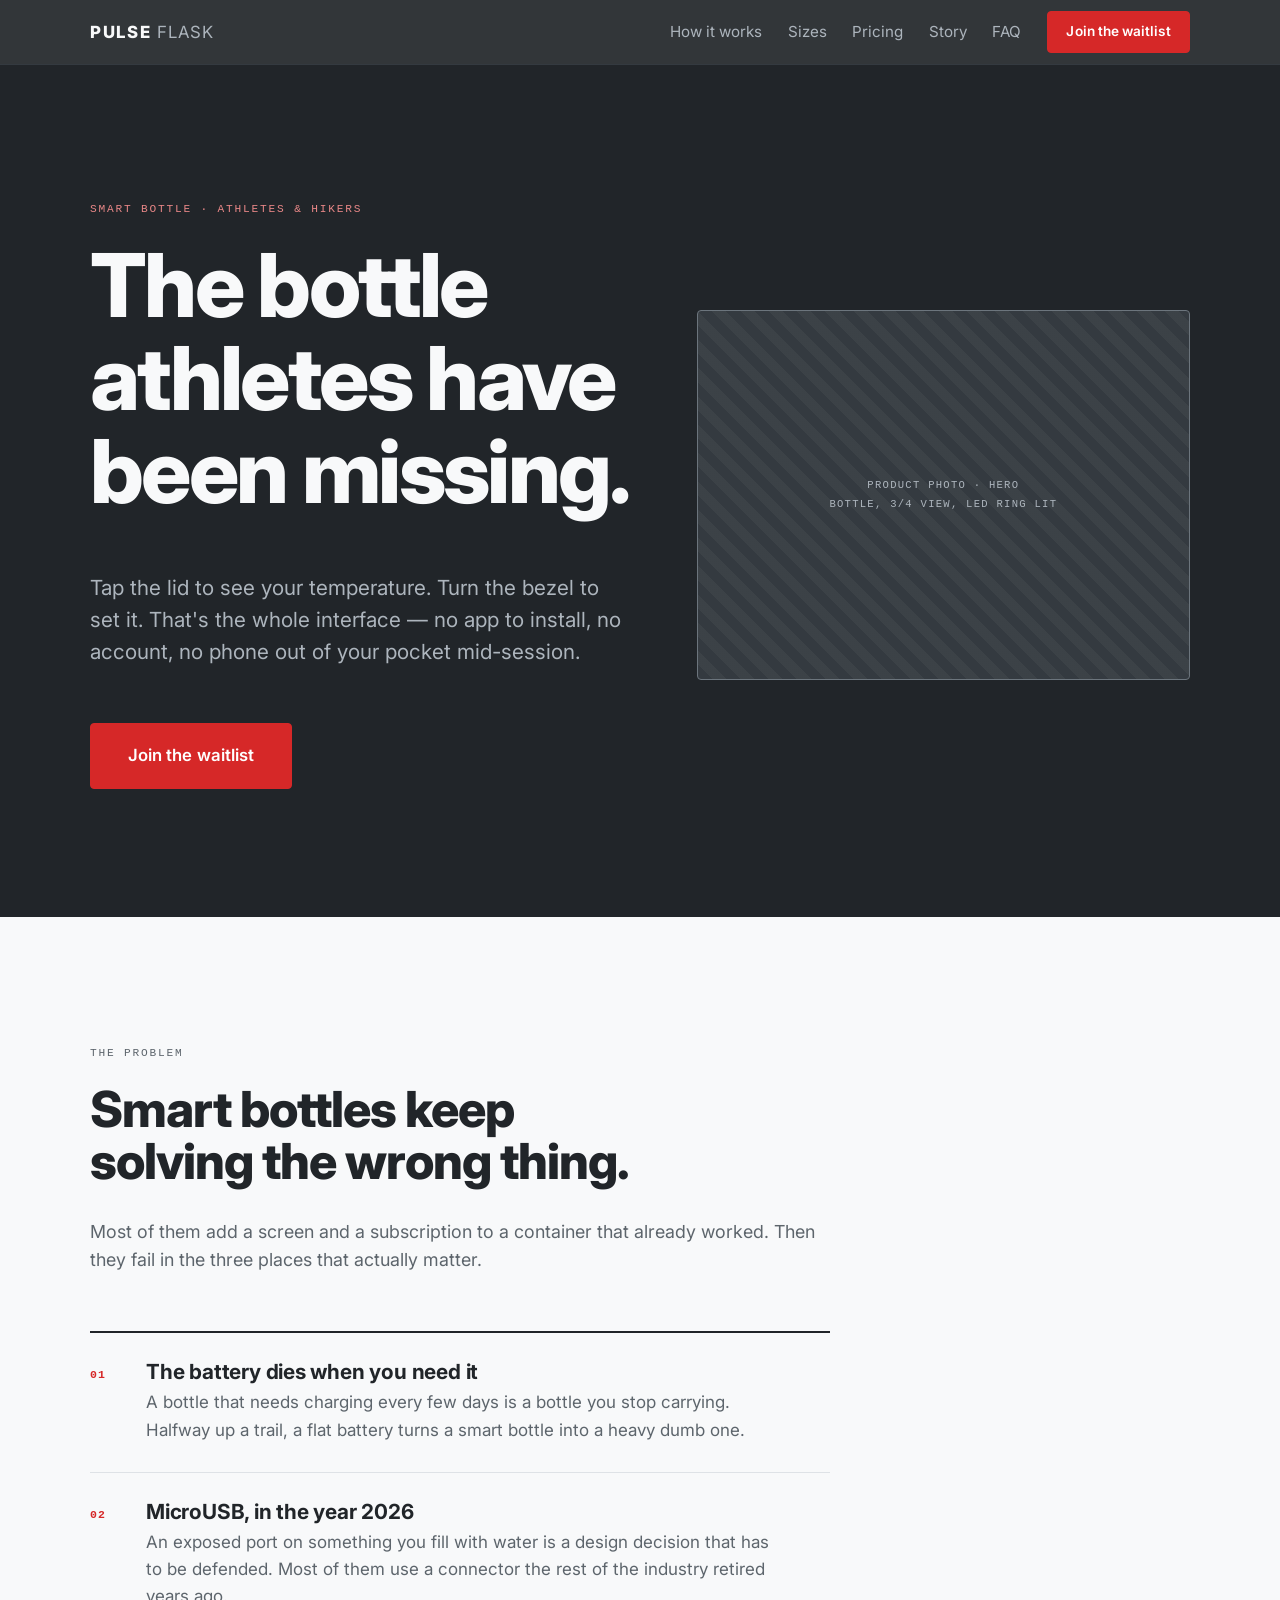
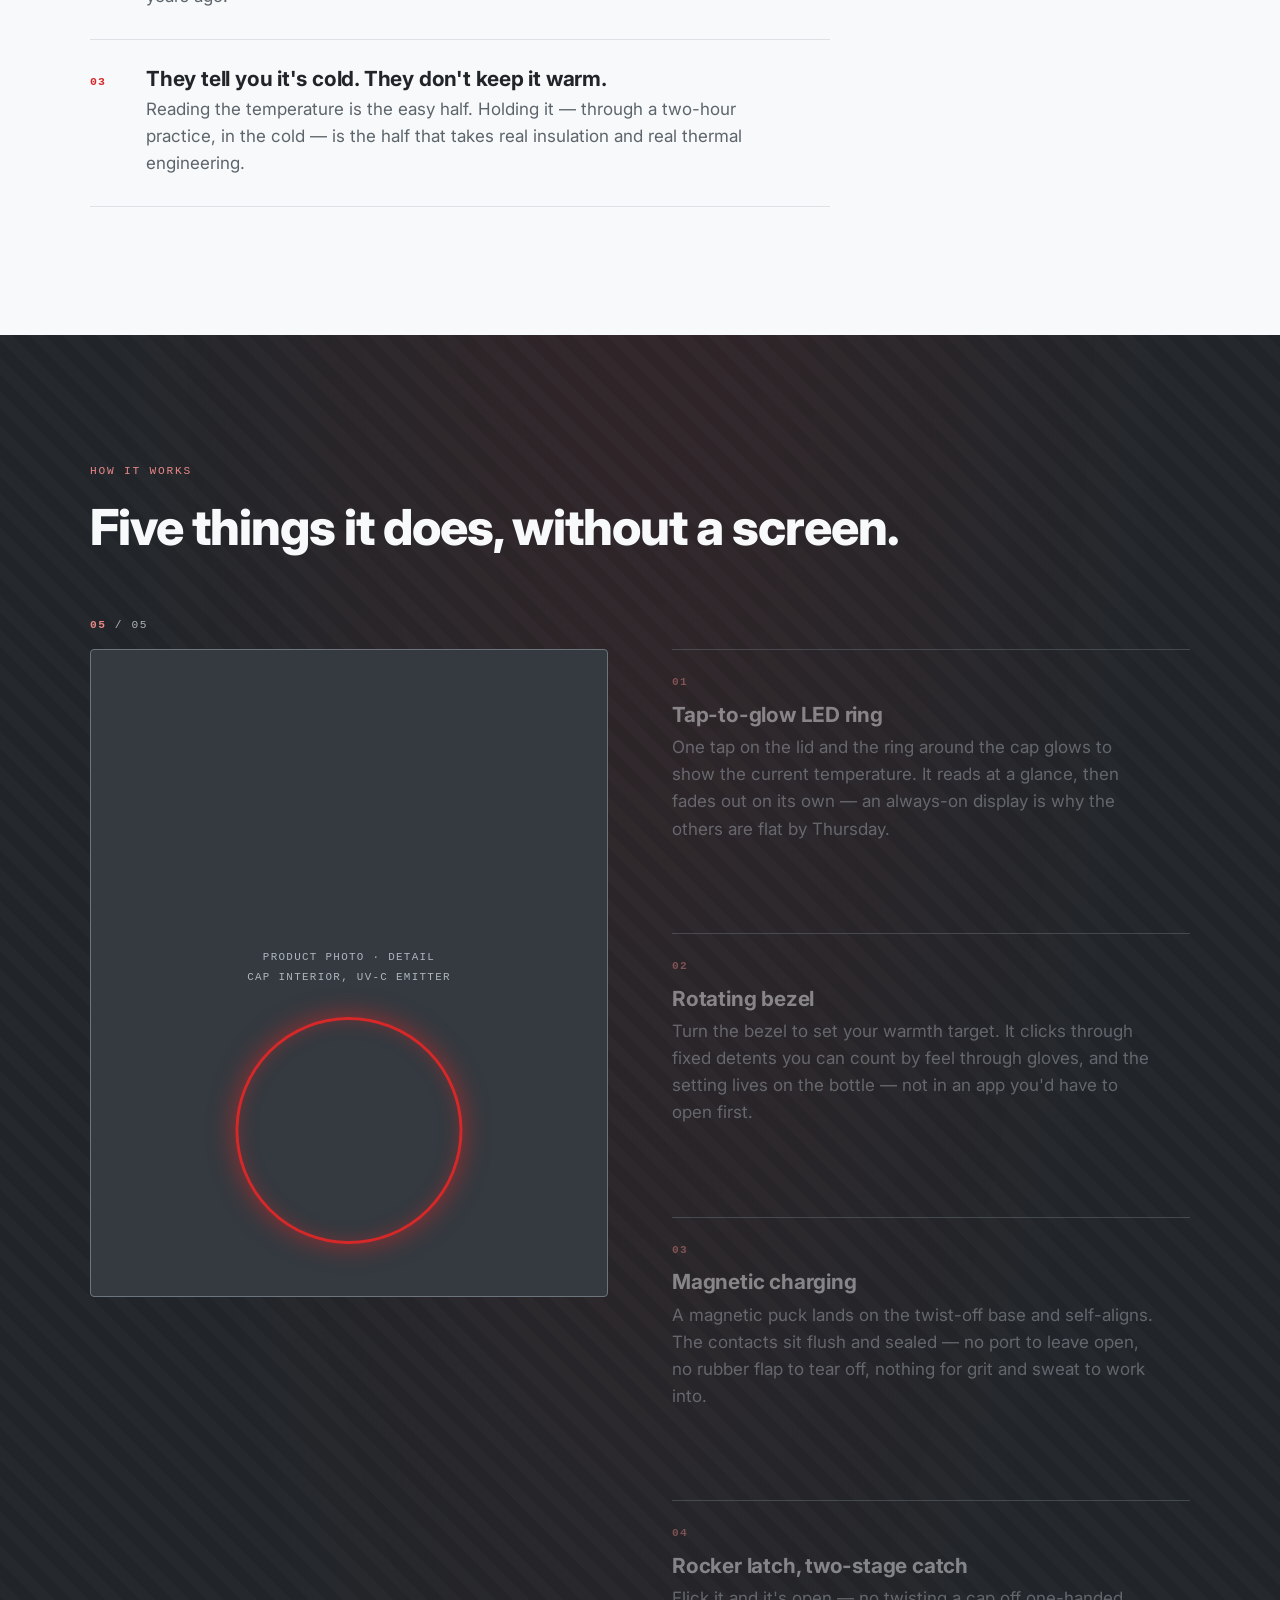
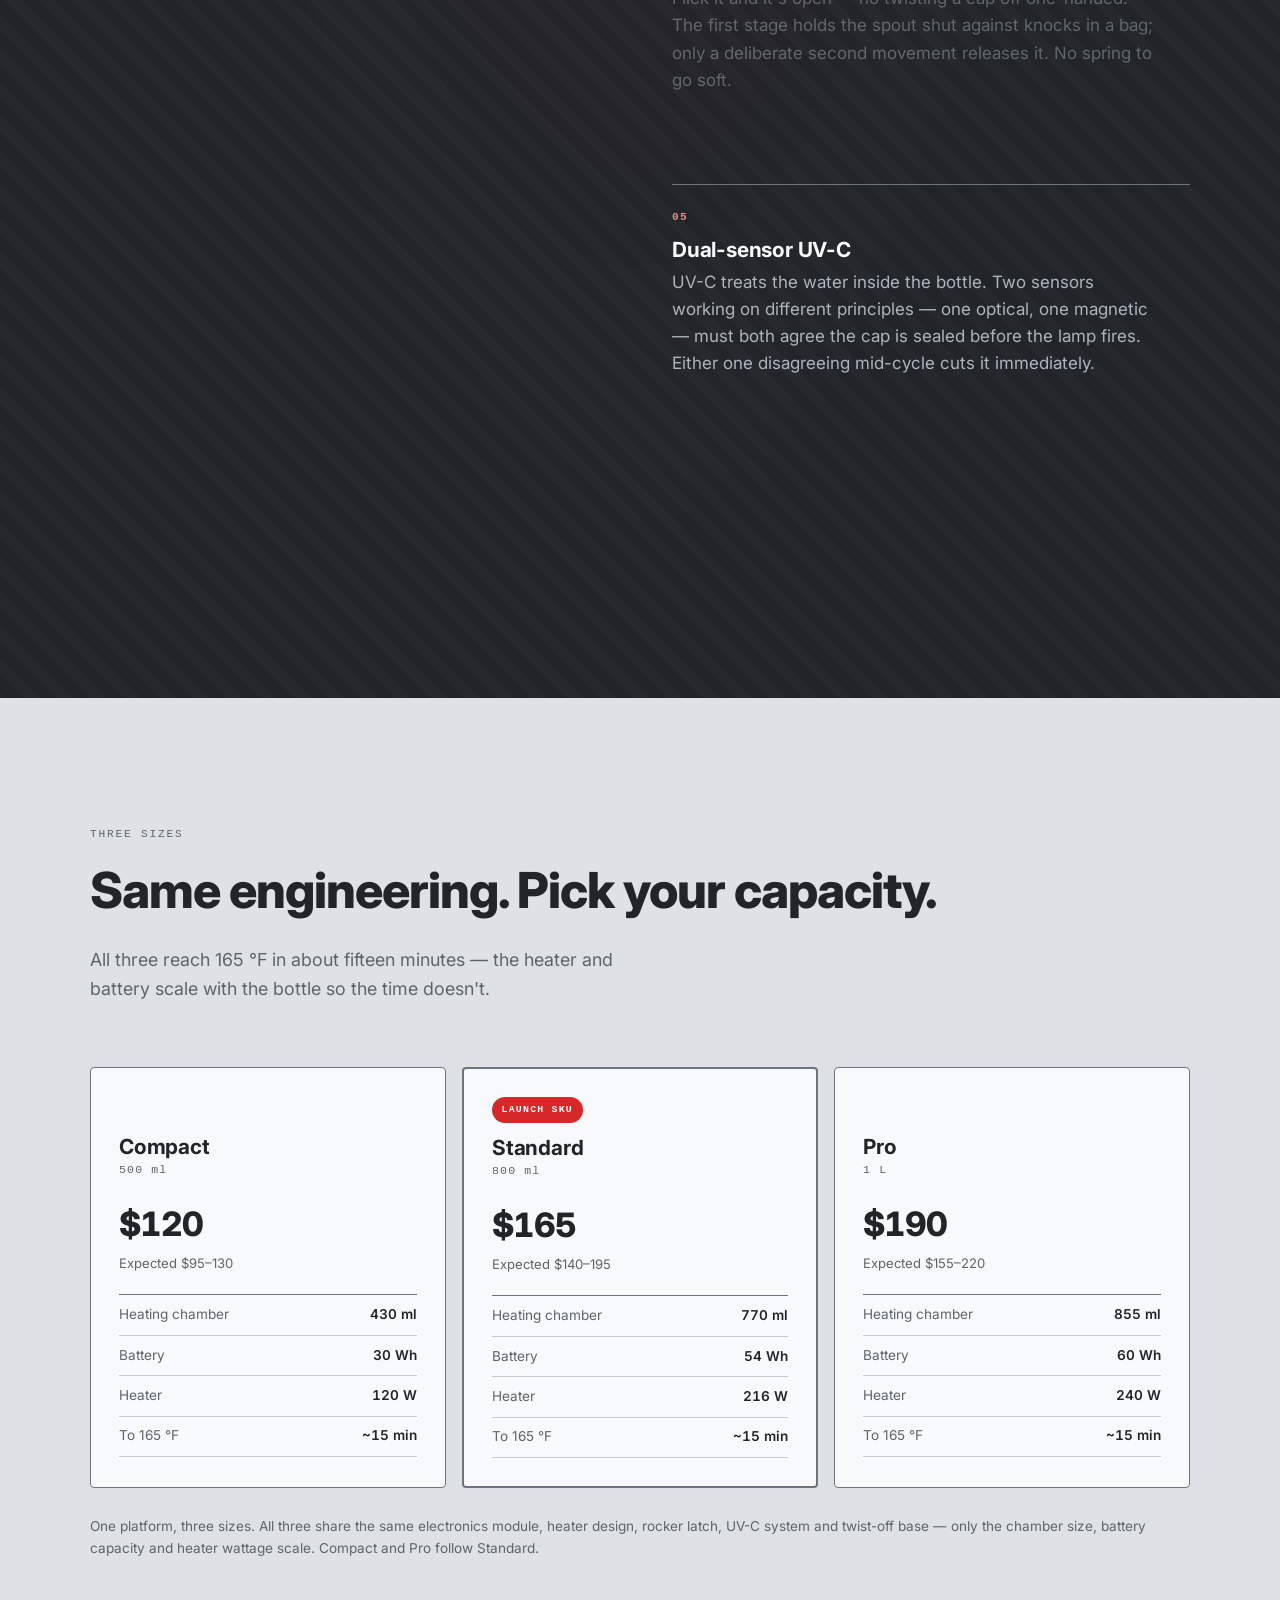
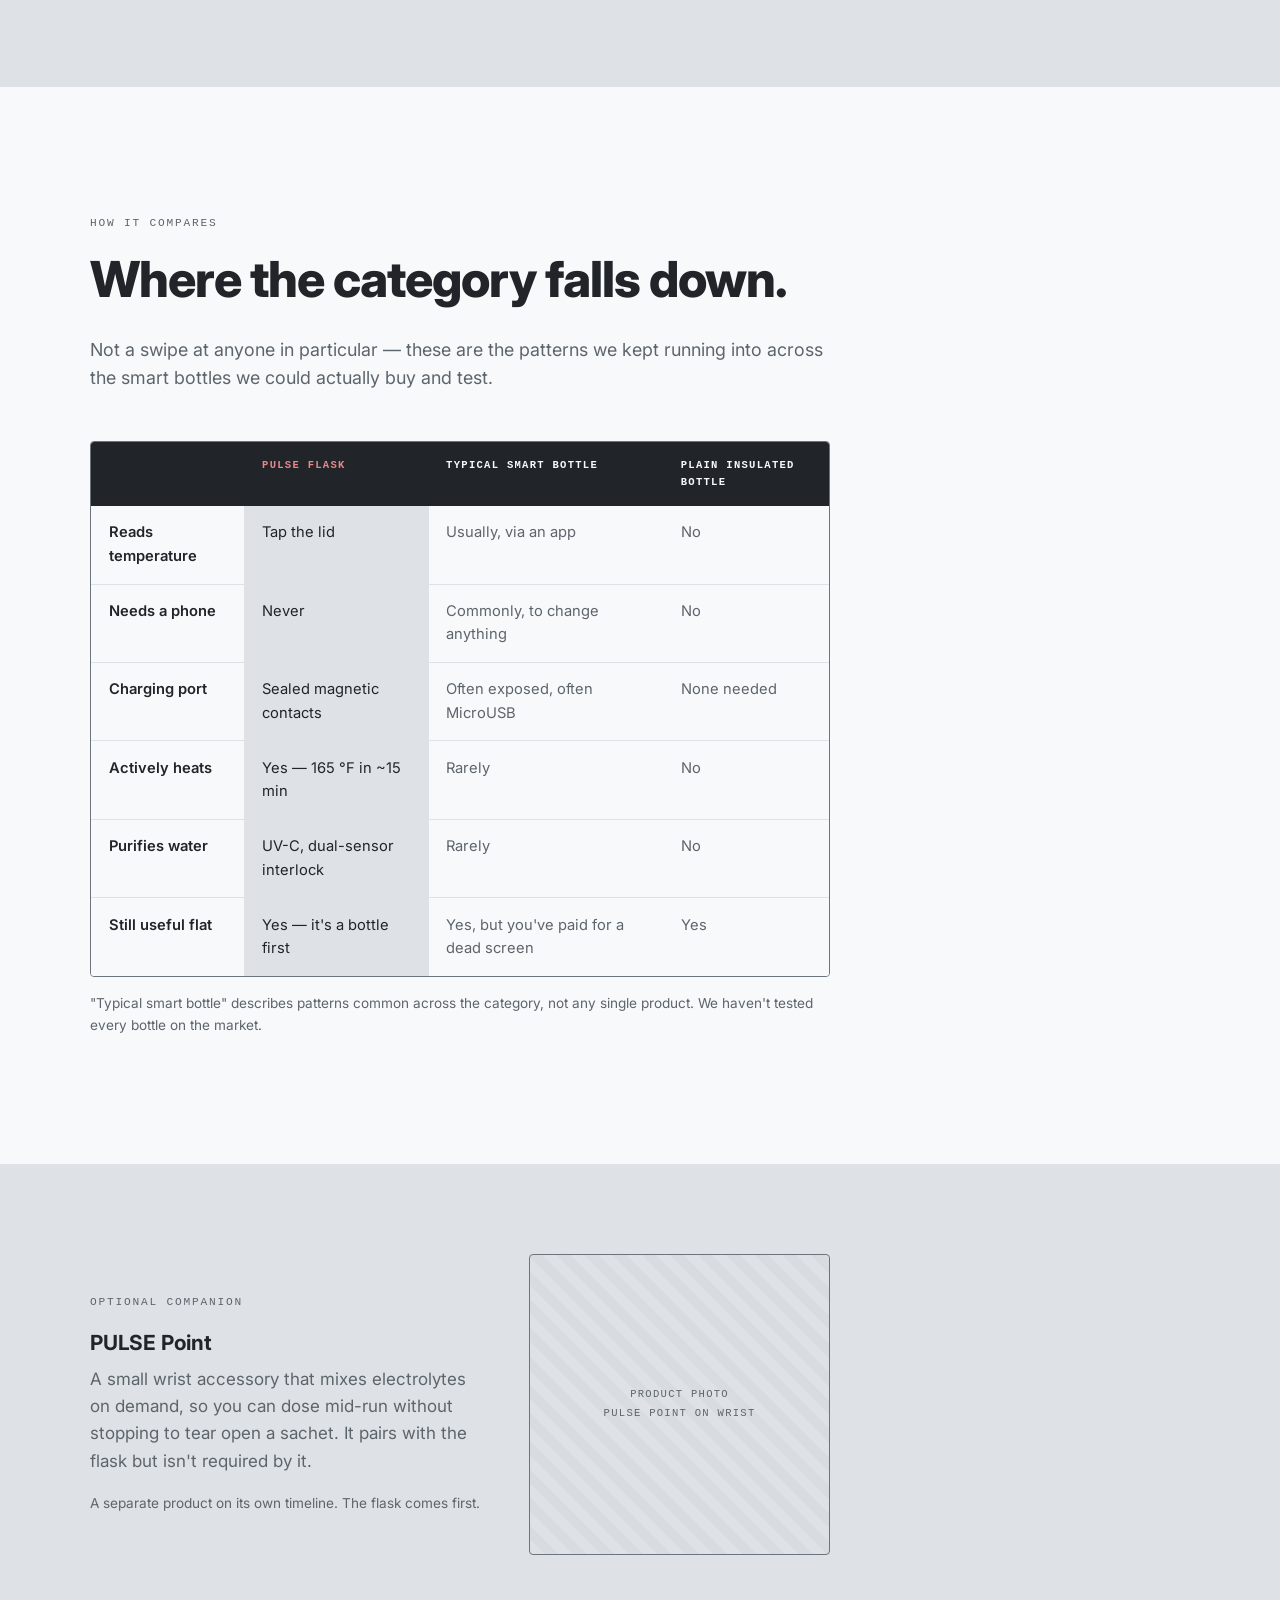
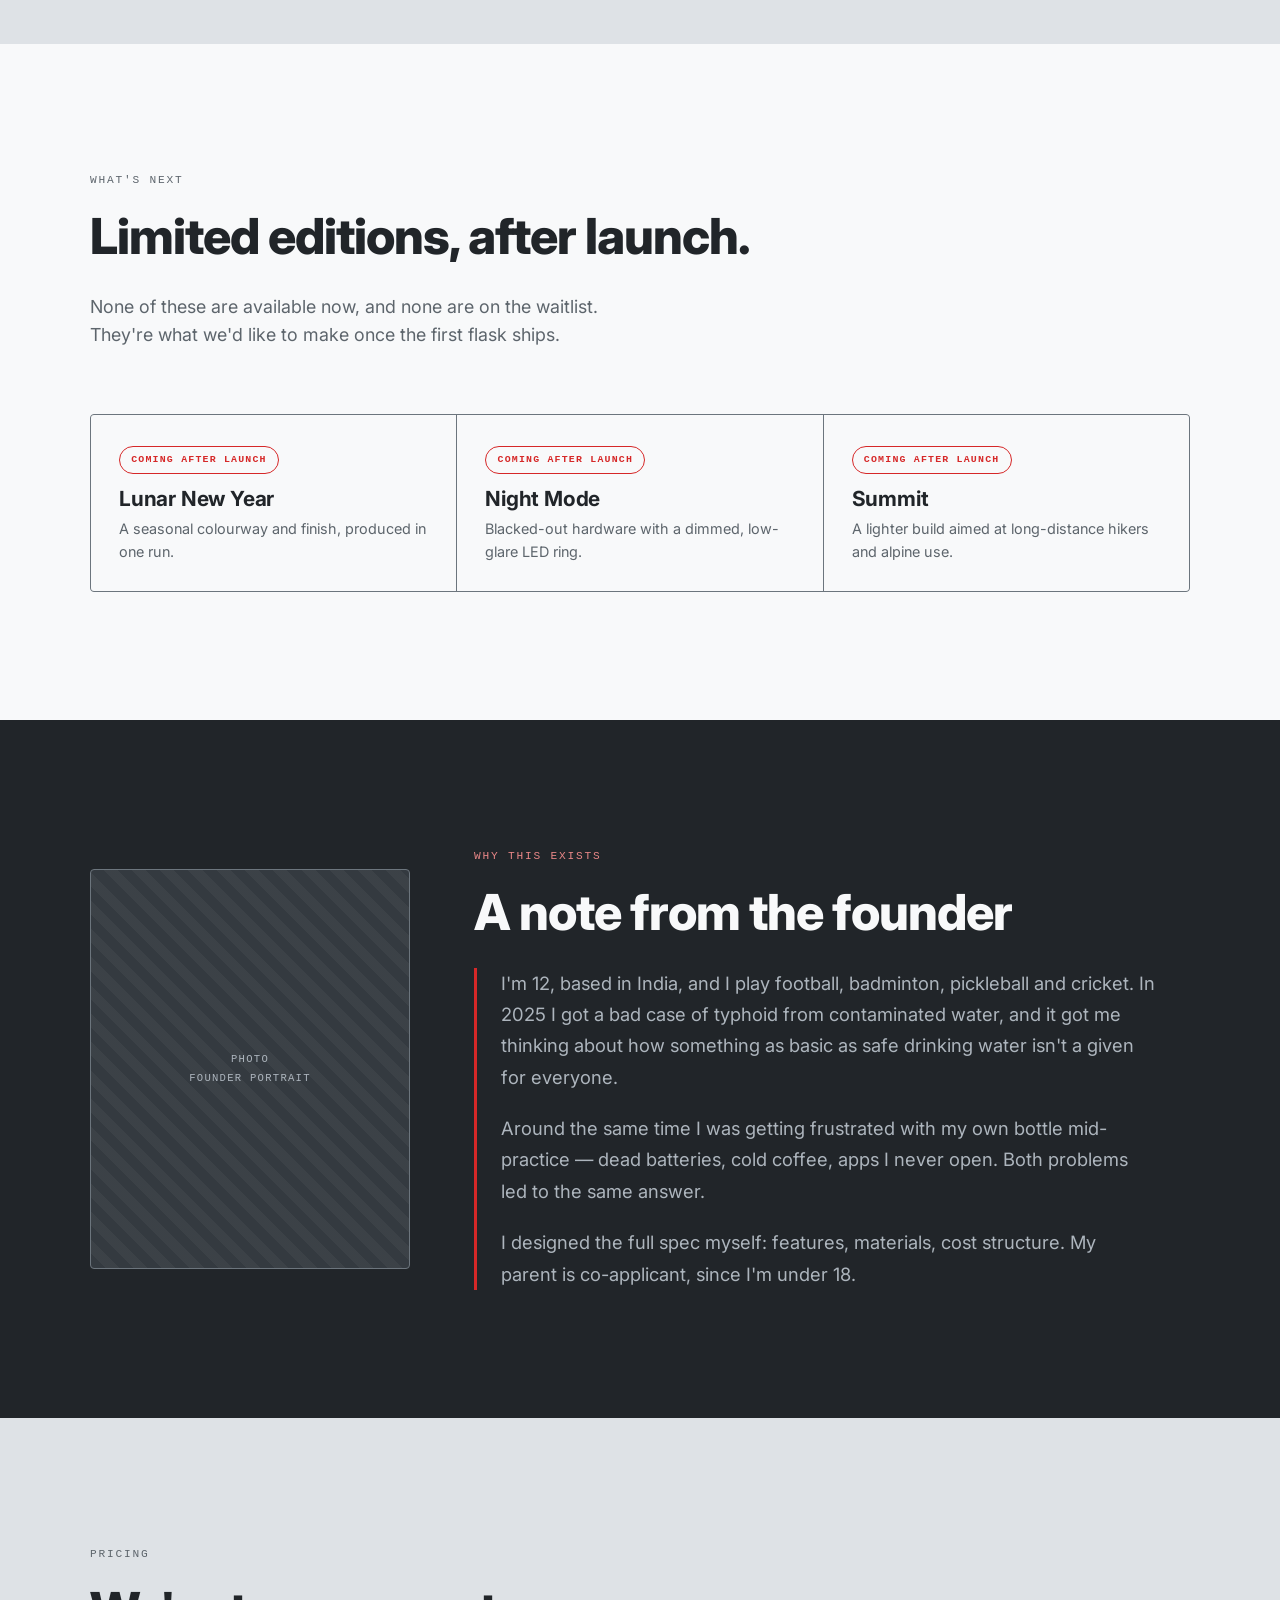
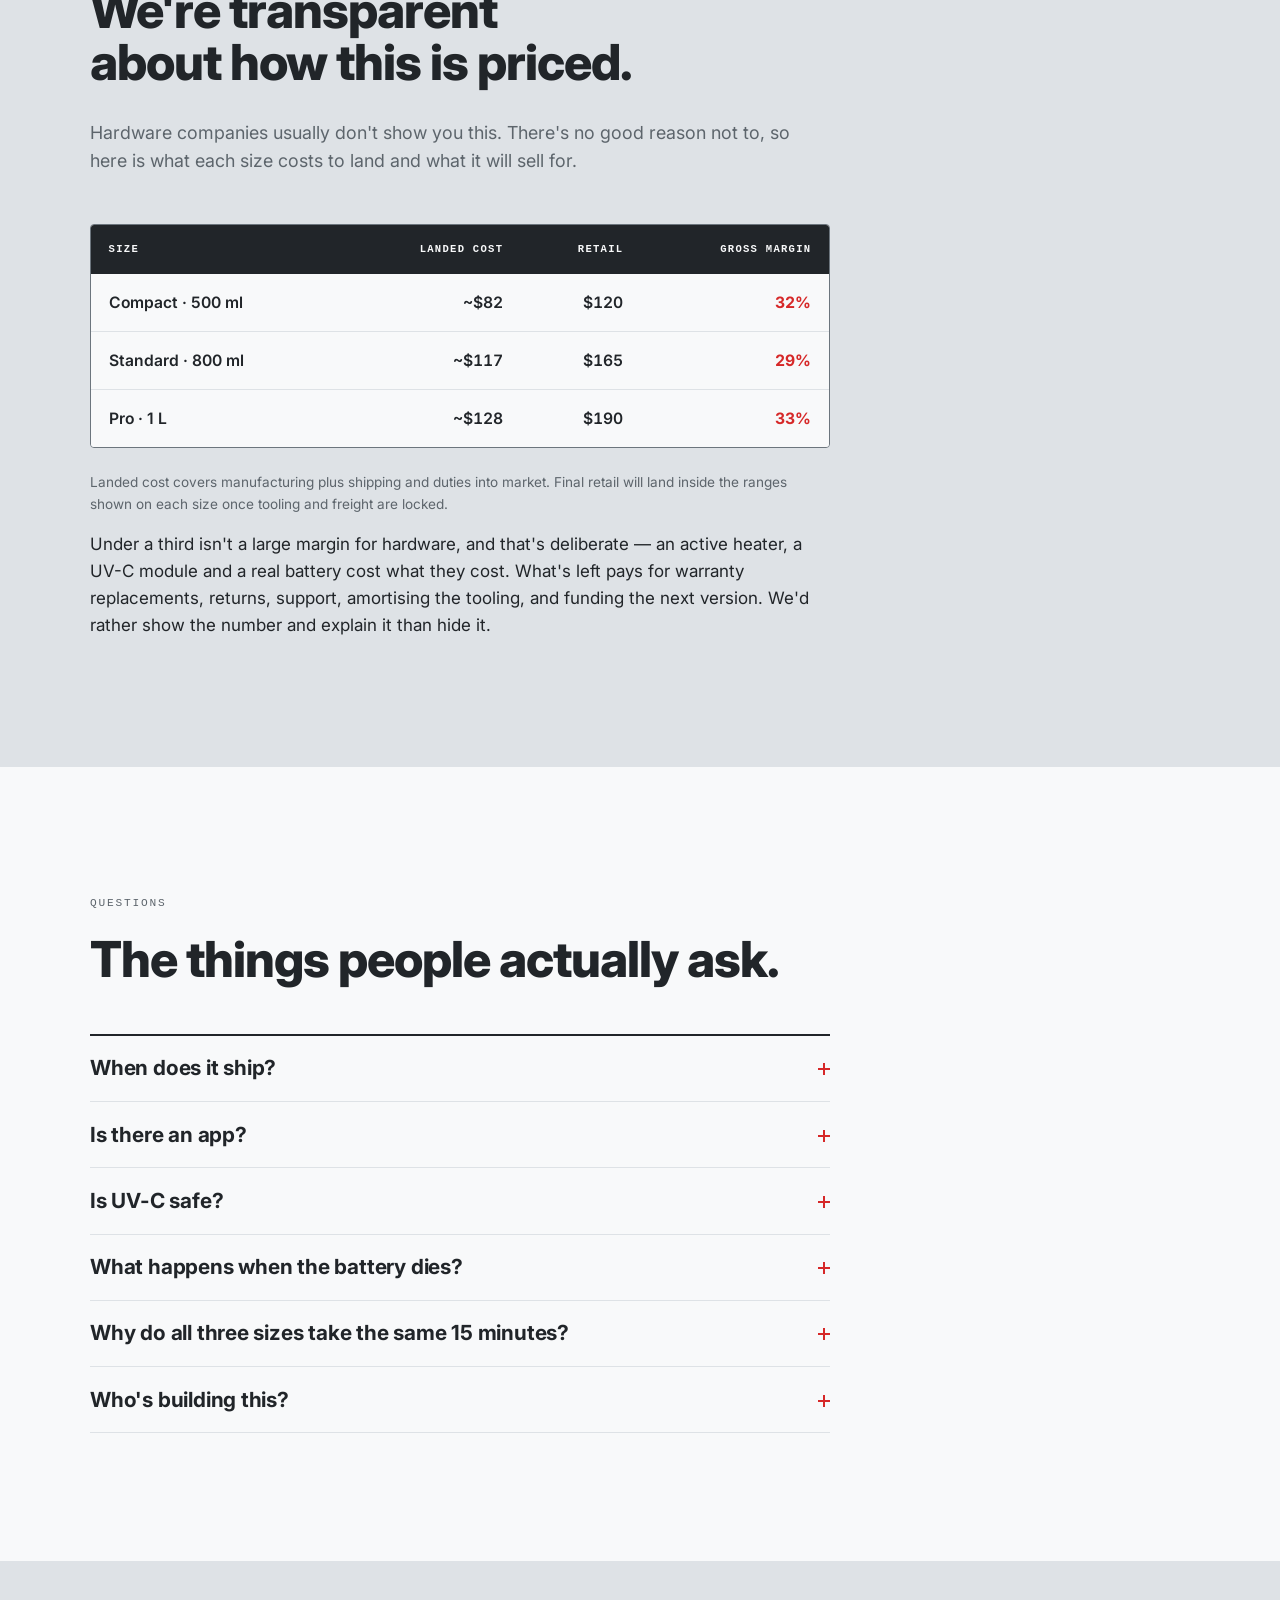
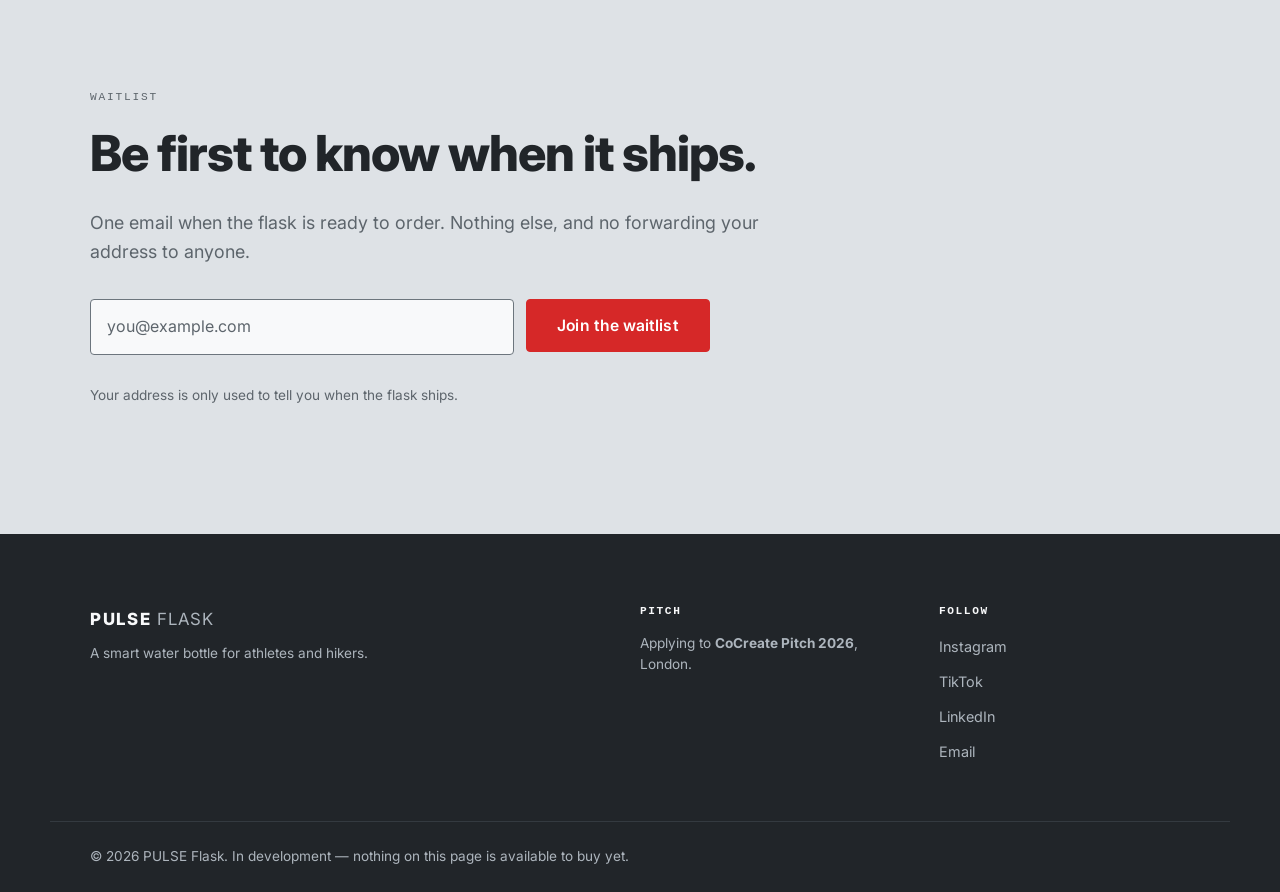
<file: index.html>
<!doctype html>
<html lang="en">
<head>
  <meta charset="utf-8">
  <meta name="viewport" content="width=device-width, initial-scale=1">
  <title>PULSE Flask — The bottle athletes have been missing.</title>
  <meta name="description" content="A smart water bottle for athletes and hikers. Tap to check your temperature, turn the bezel to set it. Three sizes: Compact 500ml, Standard 800ml, Pro 1L.">

  <meta property="og:title" content="PULSE Flask">
  <meta property="og:description" content="The bottle athletes have been missing.">
  <meta property="og:type" content="website">
  <meta name="theme-color" content="#212529">

  <!-- Inter, used deliberately: 800 for headlines, 400 for body. The CSS
       carries a full system fallback stack so the page still reads offline. -->
  <link rel="preconnect" href="https://fonts.googleapis.com">
  <link rel="preconnect" href="https://fonts.gstatic.com" crossorigin>
  <link href="https://fonts.googleapis.com/css2?family=Inter:wght@400;500;600;700;800&display=swap" rel="stylesheet">

  <link rel="stylesheet" href="styles.css">
</head>
<body>

<a class="skip-link" href="#main">Skip to content</a>

<!-- ==========================================================================
     HEADER — always dark, so it reads against both the black hero and the
     white sections below it.
     ========================================================================== -->
<header class="site-header is-inverted" id="top">
  <div class="wrap header-inner">
    <a class="wordmark" href="#top" aria-label="PULSE Flask, back to top">
      PULSE<span class="wordmark-light"> Flask</span>
    </a>

    <button class="nav-toggle" id="nav-toggle" aria-expanded="false" aria-controls="site-nav">
      <span class="nav-toggle-bars" aria-hidden="true"><span></span><span></span></span>
      <span class="visually-hidden">Menu</span>
    </button>

    <nav class="site-nav" id="site-nav" aria-label="Primary">
      <a href="#showcase">How it works</a>
      <a href="#variants">Sizes</a>
      <a href="#pricing">Pricing</a>
      <a href="#founder">Story</a>
      <a href="#faq">FAQ</a>
      <a class="btn btn-sm" href="#waitlist">Join the waitlist</a>
    </nav>
  </div>

  <!-- Decorative: the scrollbar already conveys this to anyone who needs it. -->
  <div class="progress" aria-hidden="true"><span class="progress-bar" id="progress-bar"></span></div>
</header>

<main id="main">

  <!-- ========================================================================
       1. HERO — inverted
       ======================================================================== -->
  <section class="hero is-inverted" aria-labelledby="hero-title">
    <div class="wrap">
      <div class="hero-copy reveal">
        <p class="eyebrow">Smart bottle · Athletes &amp; hikers</p>
        <h1 id="hero-title">The bottle athletes have been missing.</h1>
        <p class="lead">
          Tap the lid to see your temperature. Turn the bezel to set it.
          That's the whole interface — no app to install, no account, no phone
          out of your pocket mid-session.
        </p>
        <a class="btn btn-lg" href="#waitlist">Join the waitlist</a>
      </div>

      <!-- Placeholder: swap for an <img> carrying the same class when
           photography lands, so the aspect ratio holds and nothing shifts. -->
      <div class="ph ph-hero reveal" role="img"
           aria-label="Placeholder for the hero product photograph">
        <span class="ph-label">Product photo · hero<br>bottle, 3/4 view, LED ring lit</span>
      </div>
    </div>
  </section>

  <!-- ========================================================================
       2. PROBLEM — white
       ======================================================================== -->
  <section class="section" id="problem" aria-labelledby="problem-title">
    <div class="wrap wrap-narrow">
      <p class="eyebrow reveal">The problem</p>
      <h2 id="problem-title" class="reveal">Smart bottles keep solving the wrong thing.</h2>
      <p class="section-lead reveal">
        Most of them add a screen and a subscription to a container that
        already worked. Then they fail in the three places that actually matter.
      </p>

      <ol class="problem-list">
        <li class="problem-item reveal">
          <span class="problem-index" aria-hidden="true">01</span>
          <div>
            <h3>The battery dies when you need it</h3>
            <p>
              A bottle that needs charging every few days is a bottle you stop
              carrying. Halfway up a trail, a flat battery turns a smart bottle
              into a heavy dumb one.
            </p>
          </div>
        </li>
        <li class="problem-item reveal">
          <span class="problem-index" aria-hidden="true">02</span>
          <div>
            <h3>MicroUSB, in the year 2026</h3>
            <p>
              An exposed port on something you fill with water is a design
              decision that has to be defended. Most of them use a connector
              the rest of the industry retired years ago.
            </p>
          </div>
        </li>
        <li class="problem-item reveal">
          <span class="problem-index" aria-hidden="true">03</span>
          <div>
            <h3>They tell you it's cold. They don't keep it warm.</h3>
            <p>
              Reading the temperature is the easy half. Holding it — through a
              two-hour practice, in the cold — is the half that takes real
              insulation and real thermal engineering.
            </p>
          </div>
        </li>
      </ol>
    </div>
  </section>

  <!-- ========================================================================
       3. STICKY SHOWCASE — the three-layer scroll mechanic.

       Layer 1  .showcase-bg     translated at 0.3x scroll speed by script.js
       Layer 2  .showcase-stage  position:sticky, pinned while text scrolls
       Layer 3  .showcase-step   normal speed, revealed on entry

       script.js observes the steps and mirrors the active one onto the stage
       via data-active, which swaps the caption and lights the LED ring on the
       steps where it would genuinely be glowing.
       ======================================================================== -->
  <!-- is-inverted is load-bearing, not decorative: it is what switches the
       eyebrow, leads and fine print to their light-on-dark colours. Without
       it this section renders dark-grey text on a black ground. -->
  <section class="section showcase is-inverted" id="showcase" aria-labelledby="showcase-title">
    <div class="showcase-bg" aria-hidden="true"></div>

    <div class="wrap">
      <div class="section-head reveal">
        <p class="eyebrow">How it works</p>
        <h2 id="showcase-title">Five things it does, without a screen.</h2>
      </div>

      <div class="showcase-inner">
        <!-- Layer 2 -->
        <div class="showcase-stage" id="stage" data-active="0">
          <p class="stage-count" aria-hidden="true"><b id="stage-num">01</b> / 05</p>
          <div class="stage-frame">
            <p class="stage-caption" id="stage-caption">
              Product photo · showcase<br>LED ring, lit red
            </p>
            <!-- Lights only on the steps where the ring is actually on. -->
            <span class="stage-led is-lit" id="stage-led" aria-hidden="true"></span>
          </div>
        </div>

        <!-- Layer 3 -->
        <ol class="showcase-steps">
          <li class="showcase-step reveal is-current"
              data-step="0"
              data-caption="Product photo · showcase&lt;br&gt;LED ring, lit red"
              data-led="on">
            <span class="showcase-step-index" aria-hidden="true">01</span>
            <h3>Tap-to-glow LED ring</h3>
            <p>
              One tap on the lid and the ring around the cap glows to show the
              current temperature. It reads at a glance, then fades out on its
              own — an always-on display is why the others are flat by Thursday.
            </p>
          </li>

          <li class="showcase-step reveal"
              data-step="1"
              data-caption="Product photo · detail&lt;br&gt;bezel, hand turning"
              data-led="off">
            <span class="showcase-step-index" aria-hidden="true">02</span>
            <h3>Rotating bezel</h3>
            <p>
              Turn the bezel to set your warmth target. It clicks through fixed
              detents you can count by feel through gloves, and the setting
              lives on the bottle — not in an app you'd have to open first.
            </p>
          </li>

          <li class="showcase-step reveal"
              data-step="2"
              data-caption="Product photo · detail&lt;br&gt;magnetic puck on base"
              data-led="off">
            <span class="showcase-step-index" aria-hidden="true">03</span>
            <h3>Magnetic charging</h3>
            <p>
              A magnetic puck lands on the twist-off base and self-aligns. The
              contacts sit flush and sealed — no port to leave open, no rubber
              flap to tear off, nothing for grit and sweat to work into.
            </p>
          </li>

          <li class="showcase-step reveal"
              data-step="3"
              data-caption="Product photo · detail&lt;br&gt;latch, thumb on rocker"
              data-led="off">
            <span class="showcase-step-index" aria-hidden="true">04</span>
            <h3>Rocker latch, two-stage catch</h3>
            <p>
              Flick it and it's open — no twisting a cap off one-handed. The
              first stage holds the spout shut against knocks in a bag; only a
              deliberate second movement releases it. No spring to go soft.
            </p>
          </li>

          <li class="showcase-step reveal"
              data-step="4"
              data-caption="Product photo · detail&lt;br&gt;cap interior, UV-C emitter"
              data-led="on">
            <span class="showcase-step-index" aria-hidden="true">05</span>
            <h3>Dual-sensor UV-C</h3>
            <p>
              UV-C treats the water inside the bottle. Two sensors working on
              different principles — one optical, one magnetic — must both
              agree the cap is sealed before the lamp fires. Either one
              disagreeing mid-cycle cuts it immediately.
            </p>
          </li>
        </ol>
      </div>
    </div>
  </section>

  <!-- ========================================================================
       4. THREE VARIANTS
       All figures supplied by the founder. Standard is the launch SKU.
       ======================================================================== -->
  <section class="section section-alt" id="variants" aria-labelledby="variants-title">
    <div class="wrap">
      <div class="section-head reveal">
        <p class="eyebrow">Three sizes</p>
        <h2 id="variants-title">Same engineering. Pick your capacity.</h2>
        <p class="section-lead">
          All three reach 165&nbsp;°F in about fifteen minutes — the heater and
          battery scale with the bottle so the time doesn't.
        </p>
      </div>

      <ul class="variant-grid">
        <li class="variant reveal" style="--i:0">
          <span class="variant-spacer" aria-hidden="true"></span>
          <h3>Compact</h3>
          <p class="variant-size">500 ml</p>
          <p class="variant-price">$120</p>
          <p class="variant-range">Expected $95–130</p>
          <dl class="variant-spec">
            <div><dt>Heating chamber</dt><dd>430 ml</dd></div>
            <div><dt>Battery</dt><dd>30 Wh</dd></div>
            <div><dt>Heater</dt><dd>120 W</dd></div>
            <div><dt>To 165 °F</dt><dd>~15 min</dd></div>
          </dl>
        </li>

        <li class="variant variant--launch reveal" style="--i:1">
          <span class="variant-tag">Launch SKU</span>
          <h3>Standard</h3>
          <p class="variant-size">800 ml</p>
          <p class="variant-price">$165</p>
          <p class="variant-range">Expected $140–195</p>
          <dl class="variant-spec">
            <div><dt>Heating chamber</dt><dd>770 ml</dd></div>
            <div><dt>Battery</dt><dd>54 Wh</dd></div>
            <div><dt>Heater</dt><dd>216 W</dd></div>
            <div><dt>To 165 °F</dt><dd>~15 min</dd></div>
          </dl>
        </li>

        <li class="variant reveal" style="--i:2">
          <span class="variant-spacer" aria-hidden="true"></span>
          <h3>Pro</h3>
          <p class="variant-size">1 L</p>
          <p class="variant-price">$190</p>
          <p class="variant-range">Expected $155–220</p>
          <dl class="variant-spec">
            <div><dt>Heating chamber</dt><dd>855 ml</dd></div>
            <div><dt>Battery</dt><dd>60 Wh</dd></div>
            <div><dt>Heater</dt><dd>240 W</dd></div>
            <div><dt>To 165 °F</dt><dd>~15 min</dd></div>
          </dl>
        </li>
      </ul>

      <p class="fine platform-note reveal">
        One platform, three sizes. All three share the same electronics module,
        heater design, rocker latch, UV-C system and twist-off base — only the
        chamber size, battery capacity and heater wattage scale.
        Compact and Pro follow Standard.
      </p>
    </div>
  </section>

  <!-- ========================================================================
       5. CATEGORY COMPARISON
       No competitor is named and no competitor spec is invented. Every claim
       in the middle column is one the Problem section already makes, stated
       as a category generalisation rather than about any single product.
       ======================================================================== -->
  <section class="section" id="compare" aria-labelledby="compare-title">
    <div class="wrap wrap-narrow">
      <p class="eyebrow reveal">How it compares</p>
      <h2 id="compare-title" class="reveal">Where the category falls down.</h2>
      <p class="section-lead reveal">
        Not a swipe at anyone in particular — these are the patterns we kept
        running into across the smart bottles we could actually buy and test.
      </p>

      <div class="compare-wrap reveal">
        <table class="compare">
          <caption class="visually-hidden">
            PULSE Flask compared with typical smart bottles and plain insulated bottles
          </caption>
          <thead>
            <tr>
              <th scope="col">&nbsp;</th>
              <th scope="col" class="col-pulse">PULSE Flask</th>
              <th scope="col">Typical smart bottle</th>
              <th scope="col">Plain insulated bottle</th>
            </tr>
          </thead>
          <tbody>
            <tr>
              <th scope="row">Reads temperature</th>
              <td class="col-pulse">Tap the lid</td>
              <td>Usually, via an app</td>
              <td>No</td>
            </tr>
            <tr>
              <th scope="row">Needs a phone</th>
              <td class="col-pulse">Never</td>
              <td>Commonly, to change anything</td>
              <td>No</td>
            </tr>
            <tr>
              <th scope="row">Charging port</th>
              <td class="col-pulse">Sealed magnetic contacts</td>
              <td>Often exposed, often MicroUSB</td>
              <td>None needed</td>
            </tr>
            <tr>
              <th scope="row">Actively heats</th>
              <td class="col-pulse">Yes — 165 °F in ~15 min</td>
              <td>Rarely</td>
              <td>No</td>
            </tr>
            <tr>
              <th scope="row">Purifies water</th>
              <td class="col-pulse">UV-C, dual-sensor interlock</td>
              <td>Rarely</td>
              <td>No</td>
            </tr>
            <tr>
              <th scope="row">Still useful flat</th>
              <td class="col-pulse">Yes — it's a bottle first</td>
              <td>Yes, but you've paid for a dead screen</td>
              <td>Yes</td>
            </tr>
          </tbody>
        </table>
      </div>

      <p class="fine compare-note reveal">
        "Typical smart bottle" describes patterns common across the category,
        not any single product. We haven't tested every bottle on the market.
      </p>
    </div>
  </section>

  <!-- ========================================================================
       6. PULSE POINT — companion product, deliberately smaller billing
       ======================================================================== -->
  <section class="section section-tight section-alt" id="pulse-point" aria-labelledby="pp-title">
    <div class="wrap wrap-narrow">
      <div class="pp-inner">
        <div class="pp-copy reveal">
          <p class="eyebrow">Optional companion</p>
          <h3 id="pp-title">PULSE Point</h3>
          <p>
            A small wrist accessory that mixes electrolytes on demand, so you
            can dose mid-run without stopping to tear open a sachet. It pairs
            with the flask but isn't required by it.
          </p>
          <p class="fine">
            A separate product on its own timeline. The flask comes first.
          </p>
        </div>

        <div class="ph ph-square reveal" role="img"
             aria-label="Placeholder for the PULSE Point accessory photograph">
          <span class="ph-label">Product photo<br>PULSE Point on wrist</span>
        </div>
      </div>
    </div>
  </section>

  <!-- ========================================================================
       7. WHAT'S NEXT — nothing here is purchasable
       ======================================================================== -->
  <section class="section" id="whats-next" aria-labelledby="next-title">
    <div class="wrap">
      <div class="section-head reveal">
        <p class="eyebrow">What's next</p>
        <h2 id="next-title">Limited editions, after launch.</h2>
        <p class="section-lead">
          None of these are available now, and none are on the waitlist.
          They're what we'd like to make once the first flask ships.
        </p>
      </div>

      <ul class="edition-grid">
        <li class="edition reveal" style="--i:0">
          <span class="pill">Coming after launch</span>
          <h3>Lunar New Year</h3>
          <p>A seasonal colourway and finish, produced in one run.</p>
        </li>
        <li class="edition reveal" style="--i:1">
          <span class="pill">Coming after launch</span>
          <h3>Night Mode</h3>
          <p>Blacked-out hardware with a dimmed, low-glare LED ring.</p>
        </li>
        <li class="edition reveal" style="--i:2">
          <span class="pill">Coming after launch</span>
          <h3>Summit</h3>
          <p>A lighter build aimed at long-distance hikers and alpine use.</p>
        </li>
      </ul>
    </div>
  </section>

  <!-- ========================================================================
       8. FOUNDER — inverted. The one place the young-founder voice appears.
       Copy supplied by the founder; kept first-person and unembellished.
       ======================================================================== -->
  <section class="section is-inverted" id="founder" aria-labelledby="founder-title">
    <div class="wrap founder-inner">
      <div class="ph ph-portrait reveal" role="img"
           aria-label="Placeholder for the founder portrait photograph">
        <span class="ph-label">Photo<br>founder portrait</span>
      </div>

      <div class="founder-copy reveal">
        <p class="eyebrow">Why this exists</p>
        <h2 id="founder-title">A note from the founder</h2>
        <blockquote class="founder-quote">
          <p>
            I'm 12, based in India, and I play football, badminton, pickleball
            and cricket. In 2025 I got a bad case of typhoid from contaminated
            water, and it got me thinking about how something as basic as safe
            drinking water isn't a given for everyone.
          </p>
          <p>
            Around the same time I was getting frustrated with my own bottle
            mid-practice — dead batteries, cold coffee, apps I never open.
            Both problems led to the same answer.
          </p>
          <p>
            I designed the full spec myself: features, materials, cost
            structure. My parent is co-applicant, since I'm under 18.
          </p>
        </blockquote>
      </div>
    </div>
  </section>

  <!-- ========================================================================
       9. PRICING TRANSPARENCY
       >>> All figures live in this one table. Update here and nowhere else.
           Margin = (retail - landed) / retail, rounded.
       ======================================================================== -->
  <section class="section section-alt" id="pricing" aria-labelledby="pricing-title">
    <div class="wrap wrap-narrow">
      <p class="eyebrow reveal">Pricing</p>
      <h2 id="pricing-title" class="reveal">We're transparent about how this is priced.</h2>
      <p class="section-lead reveal">
        Hardware companies usually don't show you this. There's no good reason
        not to, so here is what each size costs to land and what it will sell for.
      </p>

      <div class="ledger-wrap reveal">
        <table class="ledger">
          <caption class="visually-hidden">
            Landed cost, retail price and gross margin for each PULSE Flask size
          </caption>
          <thead>
            <tr>
              <th scope="col">Size</th>
              <th scope="col" class="num">Landed cost</th>
              <th scope="col" class="num">Retail</th>
              <th scope="col" class="num">Gross margin</th>
            </tr>
          </thead>
          <tbody>
            <tr>
              <th scope="row">Compact · 500 ml</th>
              <td class="num">~$82</td>
              <td class="num">$120</td>
              <td class="num margin">32%</td>
            </tr>
            <tr>
              <th scope="row">Standard · 800 ml</th>
              <td class="num">~$117</td>
              <td class="num">$165</td>
              <td class="num margin">29%</td>
            </tr>
            <tr>
              <th scope="row">Pro · 1 L</th>
              <td class="num">~$128</td>
              <td class="num">$190</td>
              <td class="num margin">33%</td>
            </tr>
          </tbody>
        </table>
      </div>

      <p class="fine reveal">
        Landed cost covers manufacturing plus shipping and duties into market.
        Final retail will land inside the ranges shown on each size once
        tooling and freight are locked.
      </p>

      <p class="reveal">
        Under a third isn't a large margin for hardware, and that's deliberate
        — an active heater, a UV-C module and a real battery cost what they
        cost. What's left pays for warranty replacements, returns, support,
        amortising the tooling, and funding the next version. We'd rather show
        the number and explain it than hide it.
      </p>
    </div>
  </section>

  <!-- ========================================================================
       10. FAQ — same disclosure mechanics as elsewhere: a real <button>
       controlling a panel, so keyboard and screen-reader support come from
       the markup rather than from JavaScript.
       ======================================================================== -->
  <section class="section" id="faq" aria-labelledby="faq-title">
    <div class="wrap wrap-narrow">
      <p class="eyebrow reveal">Questions</p>
      <h2 id="faq-title" class="reveal">The things people actually ask.</h2>

      <ul class="faq">
        <li class="faq-item reveal">
          <button class="faq-btn" id="faq-1-btn" aria-expanded="false" aria-controls="faq-1">
            <h3>When does it ship?</h3>
            <span class="sign" aria-hidden="true"></span>
          </button>
          <div class="faq-panel" id="faq-1" role="region" aria-labelledby="faq-1-btn" hidden>
            <div class="faq-panel-inner">
              <p>
                No date yet, and we'd rather say that than invent one. Standard
                800 ml is the launch SKU; Compact and Pro follow. The waitlist
                gets a single email when it's genuinely ready to order.
              </p>
            </div>
          </div>
        </li>

        <li class="faq-item reveal">
          <button class="faq-btn" id="faq-2-btn" aria-expanded="false" aria-controls="faq-2">
            <h3>Is there an app?</h3>
            <span class="sign" aria-hidden="true"></span>
          </button>
          <div class="faq-panel" id="faq-2" role="region" aria-labelledby="faq-2-btn" hidden>
            <div class="faq-panel-inner">
              <p>
                No, and that's deliberate. Everything the bottle does is on the
                bottle — tap to read, turn to set. There's no account, no
                pairing, and nothing to re-sync when you change phones.
              </p>
            </div>
          </div>
        </li>

        <li class="faq-item reveal">
          <button class="faq-btn" id="faq-3-btn" aria-expanded="false" aria-controls="faq-3">
            <h3>Is UV-C safe?</h3>
            <span class="sign" aria-hidden="true"></span>
          </button>
          <div class="faq-panel" id="faq-3" role="region" aria-labelledby="faq-3-btn" hidden>
            <div class="faq-panel-inner">
              <p>
                UV-C is effective on water and genuinely harmful to eyes and
                skin, which is why the lamp is gated behind two independent
                sensors — one optical, one magnetic. Both must agree the cap is
                sealed before it fires, and either one disagreeing mid-cycle
                cuts it immediately.
              </p>
              <p>
                Independent lab results will be published before launch. There
                are no numbers on this page because testing isn't finished.
              </p>
            </div>
          </div>
        </li>

        <li class="faq-item reveal">
          <button class="faq-btn" id="faq-4-btn" aria-expanded="false" aria-controls="faq-4">
            <h3>What happens when the battery dies?</h3>
            <span class="sign" aria-hidden="true"></span>
          </button>
          <div class="faq-panel" id="faq-4" role="region" aria-labelledby="faq-4-btn" hidden>
            <div class="faq-panel-inner">
              <p>
                It's still a vacuum-insulated bottle. The latch opens, the
                insulation works, and you drink from it exactly as before — you
                just lose the readout, the bezel target, heating and UV-C until
                you charge it. A flat battery shouldn't turn a bottle into
                luggage.
              </p>
            </div>
          </div>
        </li>

        <li class="faq-item reveal">
          <button class="faq-btn" id="faq-5-btn" aria-expanded="false" aria-controls="faq-5">
            <h3>Why do all three sizes take the same 15 minutes?</h3>
            <span class="sign" aria-hidden="true"></span>
          </button>
          <div class="faq-panel" id="faq-5" role="region" aria-labelledby="faq-5-btn" hidden>
            <div class="faq-panel-inner">
              <p>
                Because the heater scales with the bottle. Compact runs 120 W
                against a 430 ml chamber; Pro runs 240 W against 855 ml. Twice
                the water, twice the heater — so the time to 165 °F stays
                roughly flat across the range instead of punishing you for
                buying the big one.
              </p>
            </div>
          </div>
        </li>

        <li class="faq-item reveal">
          <button class="faq-btn" id="faq-6-btn" aria-expanded="false" aria-controls="faq-6">
            <h3>Who's building this?</h3>
            <span class="sign" aria-hidden="true"></span>
          </button>
          <div class="faq-panel" id="faq-6" role="region" aria-labelledby="faq-6-btn" hidden>
            <div class="faq-panel-inner">
              <p>
                A 12-year-old founder in India who spec'd the whole thing —
                features, materials and cost structure — after a bout of
                typhoid from contaminated water. The full story is
                <a href="#founder">further up this page</a>.
              </p>
            </div>
          </div>
        </li>
      </ul>
    </div>
  </section>

  <!-- ========================================================================
       11. WAITLIST
       Front-end only unless WAITLIST_ENDPOINT is set in script.js. With it
       empty, the address never leaves the browser.
       ======================================================================== -->
  <section class="section section-alt" id="waitlist" aria-labelledby="waitlist-title">
    <div class="wrap wrap-narrow">
      <p class="eyebrow reveal">Waitlist</p>
      <h2 id="waitlist-title" class="reveal">Be first to know when it ships.</h2>
      <p class="section-lead reveal">
        One email when the flask is ready to order. Nothing else, and no
        forwarding your address to anyone.
      </p>

      <!-- novalidate: validation is handled in script.js so the messaging and
           error styling are identical across browsers. -->
      <form class="waitlist-form reveal" id="waitlist-form" novalidate>
        <div class="field">
          <label class="visually-hidden" for="email">Email address</label>
          <input type="email" id="email" name="email" inputmode="email"
                 autocomplete="email" placeholder="you@example.com"
                 aria-describedby="email-error" required>
          <button class="btn" type="submit">Join the waitlist</button>
        </div>

        <!-- Hidden from people, tempting to bots. Checked server-side too. -->
        <div class="honeypot" aria-hidden="true">
          <label for="company">Company</label>
          <input type="text" id="company" name="company" tabindex="-1" autocomplete="off">
        </div>

        <p class="field-error" id="email-error" role="alert"></p>
      </form>

      <div class="waitlist-done" id="waitlist-done" role="status" aria-live="polite" hidden>
        <p class="done-mark" aria-hidden="true">✓</p>
        <h3>Thanks — you're on the list.</h3>
        <p>We'll email you once when the flask is ready to order.</p>
      </div>

      <p class="fine reveal" id="waitlist-note">
        Your address is only used to tell you when the flask ships.
      </p>
    </div>
  </section>

</main>

<!-- ==========================================================================
     12. FOOTER — inverted
     ========================================================================== -->
<footer class="site-footer is-inverted" aria-labelledby="footer-title">
  <div class="wrap footer-inner">
    <div class="footer-brand">
      <p class="wordmark" id="footer-title">PULSE<span class="wordmark-light"> Flask</span></p>
      <p class="fine">A smart water bottle for athletes and hikers.</p>
    </div>

    <div class="footer-col">
      <h2 class="footer-heading">Pitch</h2>
      <p class="fine">Applying to <strong>CoCreate Pitch 2026</strong>, London.</p>
    </div>

    <div class="footer-col">
      <h2 class="footer-heading">Follow</h2>
      <!-- Placeholder links — swap the href values for real profiles. -->
      <ul class="social">
        <li><a href="#">Instagram</a></li>
        <li><a href="#">TikTok</a></li>
        <li><a href="#">LinkedIn</a></li>
        <li><a href="#">Email</a></li>
      </ul>
    </div>
  </div>

  <div class="wrap footer-base">
    <p class="fine">© 2026 PULSE Flask. In development — nothing on this page is available to buy yet.</p>
  </div>
</footer>

<script src="script.js"></script>
</body>
</html>
</file>
<file: styles.css>
/* ==========================================================================
   PULSE Flask — stylesheet
   --------------------------------------------------------------------------
   Direction: black / white / red. Structure is carried entirely by
   black, dark-grey, white and light-grey. RED IS A SIGNAL ONLY — the primary
   CTA, hover states, and anything referencing the LED ring or active heating.
   It is never a large background block.

   Light mode is the default (white/light-grey grounds, black text). The hero,
   founder and footer sections invert to black for contrast.

   Contents
     1. Tokens
     2. Reset & base
     3. Typography helpers
     4. Layout
     5. Buttons
     6. Placeholders
     7. Header & nav
     8. Hero (inverted)
     9. Problem
    10. Sticky showcase — the three-layer scroll mechanic
    11. Variants
    12. Category comparison
    13. PULSE Point
    14. Editions
    15. Founder (inverted)
    16. Pricing
    17. FAQ
    18. Waitlist
    19. Footer (inverted)
    20. Scroll reveal & reduced motion
   ========================================================================== */


/* 1. TOKENS ================================================================ */

:root {
  /* The requested palette, verbatim. */
  --white:        #f8f9fa;
  --light-grey:   #dee2e6;
  --grey:         #6c757d;
  --dark-grey:    #343a40;
  --black:        #212529;
  --pulse-red:    #d62828;

  /* --- Derived text tokens ------------------------------------------------
     Measured against WCAG AA (4.5:1), several of the palette pairings fall
     short as TEXT. The palette above is untouched; these three exist so no
     text on the page ships under 4.5:1.

       --grey on --white        4.45  (just under)
       --grey on --black        3.29
       --pulse-red on --black   3.08
       --pulse-red on --dark-grey 2.30

     The fix separates red-as-fill from red-as-text. --pulse-red is still the
     button and LED colour everywhere; only red *lettering* on a dark ground
     swaps to the lighter tint. */
  --grey-text:        #5d656c;   /* secondary text on light — 5.62 / 4.55 */
  --grey-text-dark:   #adb5bd;   /* secondary text on dark  — 9.5 / 7.2   */
  --pulse-red-text:   #e88787;   /* red TEXT on dark        — 6.06 / 4.52 */
  --pulse-red-deep:   #b81e1e;   /* button hover */

  /* Type */
  --font: "Inter", -apple-system, BlinkMacSystemFont, "Segoe UI", Roboto,
          Helvetica, Arial, sans-serif;
  --font-mono: ui-monospace, SFMono-Regular, "SF Mono", Menlo, Consolas,
               "Liberation Mono", monospace;

  /* Rhythm */
  --section-y:   clamp(4.5rem, 10vw, 9rem);
  --gutter:      clamp(1.25rem, 5vw, 2.5rem);
  --maxw:        1180px;
  --maxw-narrow: 740px;
  --radius:      4px;
}


/* 2. RESET & BASE ========================================================== */

*, *::before, *::after { box-sizing: border-box; }

html {
  -webkit-text-size-adjust: 100%;
  scroll-behavior: smooth;
  scroll-padding-top: 5rem;   /* anchors clear the sticky header */
}

body {
  margin: 0;
  background: var(--white);
  color: var(--black);
  font-family: var(--font);
  font-size: 1.0625rem;
  line-height: 1.6;
  -webkit-font-smoothing: antialiased;
  overflow-x: hidden;
}

img { max-width: 100%; height: auto; display: block; }

h1, h2, h3 {
  font-weight: 800;
  line-height: 1.06;
  letter-spacing: -0.02em;
  margin: 0 0 0.6em;
  text-wrap: balance;
}

h1 { font-size: clamp(2.5rem, 9vw, 5.5rem); letter-spacing: -0.03em; }
h2 { font-size: clamp(1.85rem, 4.5vw, 3.1rem); }
h3 { font-size: clamp(1.1rem, 2vw, 1.3rem); font-weight: 700; letter-spacing: -0.01em; }

p { margin: 0 0 1.1em; }
p:last-child { margin-bottom: 0; }
a { color: inherit; }

:focus-visible {
  outline: 2px solid var(--pulse-red);
  outline-offset: 3px;
  border-radius: 2px;
}
/* On dark grounds the deep red ring is too low-contrast to see. */
.is-inverted :focus-visible { outline-color: var(--pulse-red-text); }

.visually-hidden {
  position: absolute;
  width: 1px; height: 1px;
  padding: 0; margin: -1px;
  overflow: hidden;
  clip: rect(0 0 0 0);
  white-space: nowrap;
  border: 0;
}

.skip-link {
  position: absolute;
  left: -9999px; top: 0;
  z-index: 100;
  background: var(--pulse-red);
  color: #fff;
  padding: 0.75rem 1.25rem;
  text-decoration: none;
}
.skip-link:focus { left: 0; }


/* 3. TYPOGRAPHY HELPERS ==================================================== */

.eyebrow {
  font-family: var(--font-mono);
  font-size: 0.7rem;
  letter-spacing: 0.16em;
  text-transform: uppercase;
  color: var(--grey-text);
  margin: 0 0 1.25rem;
}
.is-inverted .eyebrow { color: var(--pulse-red-text); }

.lead {
  font-size: clamp(1.05rem, 2vw, 1.3rem);
  line-height: 1.55;
  color: var(--grey-text);
  max-width: 34em;
}
.is-inverted .lead { color: var(--grey-text-dark); }

.section-lead {
  font-size: clamp(1rem, 1.6vw, 1.12rem);
  color: var(--grey-text);
  max-width: 48ch;
}
.is-inverted .section-lead { color: var(--grey-text-dark); }

.fine { font-size: 0.85rem; line-height: 1.6; color: var(--grey-text); }
.is-inverted .fine { color: var(--grey-text-dark); }

/* Red lettering. Picks the safe tint automatically on inverted sections. */
.hot { color: var(--pulse-red); }
.is-inverted .hot { color: var(--pulse-red-text); }


/* 4. LAYOUT ================================================================ */

.wrap {
  width: 100%;
  max-width: var(--maxw);
  margin-inline: auto;
  padding-inline: var(--gutter);
}
/* Narrow sections keep the same left rule as full-width ones — only the
   measure is constrained, never the column position. */
.wrap-narrow > * { max-width: var(--maxw-narrow); }

.section { padding-block: var(--section-y); }
.section-alt { background: var(--light-grey); }
.section-tight { padding-block: clamp(3.5rem, 7vw, 6rem); }
.section-head { margin-bottom: clamp(2.5rem, 5vw, 4rem); }

/* The inverted bands: hero, founder, footer. */
.is-inverted {
  background: var(--black);
  color: var(--white);
}
.is-inverted h2, .is-inverted h3 { color: var(--white); }


/* 5. BUTTONS =============================================================== */

.btn {
  display: inline-flex;
  align-items: center;
  justify-content: center;
  background: var(--pulse-red);
  color: #fff;                  /* 4.75:1 on --pulse-red */
  font-family: inherit;
  font-size: 0.98rem;
  font-weight: 600;
  letter-spacing: 0.005em;
  text-decoration: none;
  padding: 1rem 1.9rem;
  min-height: 48px;
  border: 1px solid var(--pulse-red);
  border-radius: var(--radius);
  cursor: pointer;
  transition: background-color 0.18s ease, border-color 0.18s ease;
}
.btn:hover { background: var(--pulse-red-deep); border-color: var(--pulse-red-deep); }
.btn-lg { padding: 1.15rem 2.3rem; font-size: 1.05rem; }
.btn-sm { padding: 0.6rem 1.15rem; font-size: 0.85rem; min-height: 40px; }
.btn[disabled] { opacity: 0.65; cursor: default; }


/* 6. PLACEHOLDERS ==========================================================
   Styled as intentional comps, never as broken images. Replace each with an
   <img> carrying the same aspect-ratio class so the layout doesn't shift. */

.ph {
  display: grid;
  place-items: center;
  padding: 1.5rem;
  background: var(--light-grey);
  border: 1px solid var(--grey);
  border-radius: var(--radius);
  background-image: repeating-linear-gradient(
    45deg, transparent 0 10px, rgba(33, 37, 41, 0.03) 10px 20px);
}
.is-inverted .ph,
.showcase .ph {
  background: var(--dark-grey);
  border-color: var(--grey);
  background-image: repeating-linear-gradient(
    45deg, transparent 0 10px, rgba(248, 249, 250, 0.04) 10px 20px);
}

.ph-label {
  font-family: var(--font-mono);
  font-size: 0.66rem;
  letter-spacing: 0.12em;
  text-transform: uppercase;
  line-height: 1.8;
  text-align: center;
  color: var(--grey-text);
}
.is-inverted .ph-label,
.showcase .ph-label { color: var(--grey-text-dark); }

.ph-hero     { aspect-ratio: 4 / 3; }
.ph-square   { aspect-ratio: 1 / 1; }
.ph-portrait { aspect-ratio: 4 / 5; }


/* 7. HEADER & NAV ========================================================== */

.site-header {
  position: sticky;
  top: 0;
  z-index: 50;
  background: rgba(33, 37, 41, 0.92);
  backdrop-filter: blur(10px);
  -webkit-backdrop-filter: blur(10px);
  color: var(--white);
  border-bottom: 1px solid var(--dark-grey);
}

.header-inner {
  display: flex;
  align-items: center;
  justify-content: space-between;
  gap: 1rem;
  min-height: 4rem;
}

.wordmark {
  font-size: 1.05rem;
  font-weight: 800;
  letter-spacing: 0.1em;
  text-transform: uppercase;
  text-decoration: none;
  margin: 0;
  color: var(--white);
}
.wordmark-light { font-weight: 400; color: var(--grey-text-dark); letter-spacing: 0.05em; }

/* Mobile-first: nav hidden behind the toggle. */
.site-nav {
  display: none;
  position: absolute;
  top: 100%; left: 0; right: 0;
  flex-direction: column;
  padding: 0.5rem var(--gutter) 1.25rem;
  background: var(--black);
  border-bottom: 1px solid var(--dark-grey);
}
.site-nav.is-open { display: flex; }

/* :not(.btn) matters — a bare `.site-nav a` is specificity 0,1,1 and would
   silently zero out the CTA's own padding, crushing the button. */
.site-nav a:not(.btn) {
  font-size: 0.95rem;
  text-decoration: none;
  color: var(--grey-text-dark);
  padding: 0.75rem 0;
  border-bottom: 1px solid var(--dark-grey);
}
.site-nav a:not(.btn):hover { color: var(--white); }
.site-nav .btn { margin-top: 1rem; }

.nav-toggle {
  display: inline-flex;
  align-items: center;
  justify-content: center;
  width: 44px; height: 44px;
  margin-right: -0.5rem;
  background: none;
  border: 0;
  cursor: pointer;
  color: var(--white);
}
.nav-toggle-bars { display: block; width: 20px; }
.nav-toggle-bars span {
  display: block;
  height: 2px;
  background: currentColor;
  transition: transform 0.2s ease, opacity 0.2s ease;
}
.nav-toggle-bars span + span { margin-top: 5px; }
.nav-toggle[aria-expanded="true"] .nav-toggle-bars span:first-child {
  transform: translateY(3.5px) rotate(45deg);
}
.nav-toggle[aria-expanded="true"] .nav-toggle-bars span:last-child {
  transform: translateY(-3.5px) rotate(-45deg);
}

/* Reading progress, pinned to the header's bottom edge. */
.progress {
  position: absolute;
  left: 0; right: 0; bottom: -1px;
  height: 2px;
}
.progress-bar {
  display: block;
  width: 0; height: 100%;
  background: var(--pulse-red);
}

@media (min-width: 800px) {
  .nav-toggle { display: none; }
  .site-nav {
    display: flex;
    position: static;
    flex-direction: row;
    align-items: center;
    gap: 1.6rem;
    padding: 0;
    background: none;
    border: 0;
  }
  .site-nav a:not(.btn) { padding: 0; border-bottom: 0; }
  .site-nav .btn { margin-top: 0; }

  .site-nav a[aria-current="true"] {
    color: var(--pulse-red-text);
    text-decoration: underline;
    text-underline-offset: 5px;
    text-decoration-thickness: 2px;
  }
  .site-nav .btn[aria-current="true"] { text-decoration: none; color: #fff; }
}


/* 8. HERO ================================================================== */

.hero { padding-block: clamp(4rem, 11vw, 8.5rem) var(--section-y); }
.hero .wrap { display: grid; gap: clamp(2.5rem, 6vw, 4rem); }
.hero-copy .btn { margin-top: 2rem; }

@media (min-width: 960px) {
  .hero .wrap {
    grid-template-columns: 1.1fr 1fr;
    align-items: center;
    gap: 4rem;
  }
}


/* 9. PROBLEM =============================================================== */

.problem-list {
  list-style: none;
  margin: clamp(2.5rem, 5vw, 3.5rem) 0 0;
  padding: 0;
  border-top: 2px solid var(--black);
}
.problem-item {
  display: grid;
  grid-template-columns: 2.5rem 1fr;
  gap: 0 1rem;
  padding: 1.75rem 0;
  border-bottom: 1px solid var(--light-grey);
}
.problem-index {
  font-family: var(--font-mono);
  font-size: 0.72rem;
  letter-spacing: 0.1em;
  color: var(--pulse-red);
  padding-top: 0.35rem;
  font-weight: 600;
}
.problem-item h3 { margin-bottom: 0.4rem; }
.problem-item p { color: var(--grey-text); margin: 0; max-width: 58ch; }


/* 10. STICKY SHOWCASE — the three-layer scroll mechanic ====================
   Layer 1  .showcase-bg     flat/grain panel, translated at 0.3x by JS
   Layer 2  .showcase-stage  position:sticky, pinned while text scrolls
   Layer 3  .showcase-step   normal scroll speed, revealed on entry
   ========================================================================== */

.showcase {
  position: relative;
  background: var(--black);
  color: var(--white);
  /* clip, NOT hidden. `overflow: hidden` makes this a scroll container,
     which silently stops `position: sticky` working on .showcase-stage
     inside it — the stage just scrolls away. `clip` contains the over-tall
     parallax panel without creating a scroll container. */
  overflow: clip;
}

/* Layer 1. Taller than the section so it can travel without exposing an
   edge. JS writes translate3d here; with JS off it simply sits still. */
.showcase-bg {
  position: absolute;
  top: -20%; left: 0;
  width: 100%; height: 140%;
  z-index: 0;
  pointer-events: none;
  background:
    radial-gradient(ellipse at 50% 0%, rgba(214, 40, 40, 0.10), transparent 60%),
    repeating-linear-gradient(45deg, transparent 0 12px, rgba(248,249,250,0.018) 12px 24px),
    var(--black);
  will-change: transform;
}

.showcase > .wrap { position: relative; z-index: 1; }

.showcase-inner { display: grid; gap: 2.5rem; }

/* Layer 2 */
.showcase-stage { position: relative; }

.stage-frame {
  position: relative;
  aspect-ratio: 4 / 5;
  /* The stage must fit between the sticky header and the bottom of the
     viewport, or it gets pushed out of its own sticky position on the last
     step. Capping the height is what keeps it pinned the whole way down. */
  max-height: calc(100vh - 13rem);
  display: grid;
  place-items: center;
  background: var(--dark-grey);
  border: 1px solid var(--grey);
  border-radius: var(--radius);
  overflow: hidden;
}

.stage-caption {
  font-family: var(--font-mono);
  font-size: 0.68rem;
  letter-spacing: 0.12em;
  text-transform: uppercase;
  text-align: center;
  line-height: 1.9;
  color: var(--grey-text-dark);
  padding: 1.5rem;
  /* script.js writes the caption with textContent (not innerHTML, which
     would be an injection hole for data-* content), so the line break
     arrives as a newline and needs pre-line to render. */
  white-space: pre-line;
}

/* The LED ring — the single most literal use of red on the page. Off by
   default; JS adds .is-lit when the active step is one where the ring would
   actually be glowing (tap-to-glow, active heating). */
.stage-led {
  position: absolute;
  bottom: 8%;
  left: 50%;
  transform: translateX(-50%);
  width: 44%;
  aspect-ratio: 1;
  border-radius: 50%;
  border: 3px solid var(--grey);
  opacity: 0.35;
  transition: opacity 0.4s ease, border-color 0.4s ease, box-shadow 0.4s ease;
}
.stage-led.is-lit {
  border-color: var(--pulse-red);
  opacity: 1;
  box-shadow:
    0 0 24px 2px rgba(214, 40, 40, 0.55),
    inset 0 0 18px rgba(214, 40, 40, 0.35);
}

/* Step counter above the frame. */
.stage-count {
  font-family: var(--font-mono);
  font-size: 0.7rem;
  letter-spacing: 0.14em;
  color: var(--grey-text-dark);
  margin-bottom: 0.9rem;
}
.stage-count b { color: var(--pulse-red-text); font-weight: 600; }

/* Layer 3 */
.showcase-steps {
  list-style: none;
  margin: 0; padding: 0;
  display: grid;
  gap: clamp(3rem, 10vh, 6rem);
}
.showcase-step {
  border-top: 1px solid var(--grey);
  padding-top: 1.5rem;
  transition: opacity 0.35s ease;
}
.showcase-step h3 { margin-bottom: 0.5rem; }
.showcase-step p { color: var(--grey-text-dark); margin: 0; max-width: 44ch; }
.showcase-step-index {
  display: block;
  font-family: var(--font-mono);
  font-size: 0.7rem;
  letter-spacing: 0.12em;
  color: var(--pulse-red-text);
  margin-bottom: 0.75rem;
  font-weight: 600;
}

@media (min-width: 900px) {
  .showcase-inner {
    grid-template-columns: 1fr 1fr;
    gap: 4rem;
    align-items: start;
  }
  .showcase-stage {
    position: sticky;
    top: 6rem;               /* clears the 4rem sticky header */
  }
  /* Run-out: the steps column has to stay taller than the pinned stage all
     the way to the last step, or sticky releases early and the stage slides
     away under the header. This bottom padding is that headroom. */
  .showcase-steps { padding-block: 2rem 12rem; }

  /* Dim the steps that aren't current, so the pinned bottle and the copy
     read as one linked unit. Never below 4.5:1 — .45 of --grey-text-dark on
     black still clears it, and the text is also revealed by scroll anyway. */
  .showcase-step { opacity: 0.45; }
  .showcase-step.is-current { opacity: 1; }
}


/* 11. VARIANTS ============================================================= */

.variant-grid {
  list-style: none;
  margin: clamp(2.5rem, 5vw, 3.5rem) 0 0;
  padding: 0;
  display: grid;
  gap: 1rem;
}

.variant {
  display: flex;
  flex-direction: column;
  background: var(--white);
  border: 1px solid var(--light-grey);
  border-radius: var(--radius);
  padding: 1.75rem;
}
.section-alt .variant { border-color: var(--grey); }

/* The launch SKU is the one to look at first. */
.variant--launch { border: 2px solid var(--pulse-red); }

.variant-tag {
  display: inline-block;
  align-self: flex-start;
  font-family: var(--font-mono);
  font-size: 0.62rem;
  letter-spacing: 0.12em;
  text-transform: uppercase;
  font-weight: 600;
  color: #fff;
  background: var(--pulse-red);
  padding: 0.3rem 0.6rem;
  border-radius: 100px;
  margin-bottom: 0.9rem;
}
.variant-spacer { height: calc(0.62rem * 1.6 + 0.6rem + 0.9rem); }

.variant h3 { margin-bottom: 0.15rem; }
.variant-size {
  font-family: var(--font-mono);
  font-size: 0.72rem;
  letter-spacing: 0.1em;
  color: var(--grey-text);
  margin-bottom: 1.1rem;
}
.variant-price {
  font-size: 2.1rem;
  font-weight: 800;
  letter-spacing: -0.03em;
  font-variant-numeric: tabular-nums;
  margin-bottom: 0.2rem;
}
.variant-range { font-size: 0.82rem; color: var(--grey-text); margin-bottom: 1.25rem; }

.variant-spec {
  margin: 0;
  border-top: 1px solid var(--light-grey);
  font-size: 0.85rem;
}
.section-alt .variant-spec { border-top-color: var(--grey); }
.variant-spec > div {
  display: flex;
  justify-content: space-between;
  gap: 1rem;
  padding: 0.55rem 0;
  border-bottom: 1px solid var(--light-grey);
}
.section-alt .variant-spec > div { border-bottom-color: rgba(108, 117, 125, 0.35); }
.variant-spec dt { color: var(--grey-text); }
.variant-spec dd {
  margin: 0;
  font-weight: 600;
  font-variant-numeric: tabular-nums;
  text-align: right;
}

.platform-note { margin-top: 1.75rem; }

@media (min-width: 760px) {
  .variant-grid { grid-template-columns: repeat(3, 1fr); }
}


/* 12. CATEGORY COMPARISON ================================================== */

.compare-wrap {
  overflow-x: auto;                 /* scrolls itself, never the page */
  margin-top: clamp(2rem, 4vw, 3rem);
  border: 1px solid var(--grey);
  border-radius: var(--radius);
}
.compare {
  width: 100%;
  min-width: 36rem;
  border-collapse: collapse;
  font-size: 0.92rem;
  background: var(--white);
}
.compare th, .compare td {
  text-align: left;
  padding: 0.95rem 1.1rem;
  border-bottom: 1px solid var(--light-grey);
  vertical-align: top;
}
.compare thead th {
  font-family: var(--font-mono);
  font-size: 0.66rem;
  letter-spacing: 0.12em;
  text-transform: uppercase;
  font-weight: 600;
  color: var(--white);
  background: var(--black);
  border-bottom: 0;
}
.compare tbody th { font-weight: 600; }
.compare td { color: var(--grey-text); }
.compare .col-pulse { background: var(--light-grey); color: var(--black); }

/* Specificity note: `.compare .col-pulse` above is 0,2,0 and outranks
   `.compare thead th` (0,1,2), so without this the header cell loses its
   black ground and renders light red on light grey at 1.96:1. Matching
   th.col-pulse (0,2,1) puts the dark ground back. */
.compare thead th.col-pulse {
  background: var(--black);
  color: var(--pulse-red-text);
}
.compare tr:last-child th, .compare tr:last-child td { border-bottom: 0; }
.compare-note { margin-top: 1rem; }


/* 13. PULSE POINT ========================================================== */

.pp-inner { display: grid; gap: 2rem; align-items: center; }
.pp-copy p { color: var(--grey-text); max-width: 46ch; }
.pp-copy .fine { margin-top: 1.1rem; }

@media (min-width: 720px) {
  .pp-inner { grid-template-columns: 1.3fr 1fr; gap: 3rem; }
}


/* 14. EDITIONS ============================================================= */

.edition-grid {
  list-style: none;
  margin: 0; padding: 0;
  display: grid;
  gap: 1px;
  background: var(--grey);
  border: 1px solid var(--grey);
  border-radius: var(--radius);
  overflow: hidden;
}
.edition { background: var(--white); padding: 1.75rem; }
.edition h3 { margin: 0.9rem 0 0.4rem; }
.edition p { color: var(--grey-text); font-size: 0.9rem; margin: 0; }

.pill {
  display: inline-block;
  font-family: var(--font-mono);
  font-size: 0.62rem;
  letter-spacing: 0.12em;
  text-transform: uppercase;
  font-weight: 600;
  color: var(--pulse-red);
  border: 1px solid currentColor;
  border-radius: 100px;
  padding: 0.3rem 0.7rem;
}

@media (min-width: 720px) {
  .edition-grid { grid-template-columns: repeat(3, 1fr); }
}


/* 15. FOUNDER (inverted) =================================================== */

.founder-inner { display: grid; gap: clamp(2rem, 5vw, 3.5rem); }
.founder-copy { max-width: 62ch; }
.founder-quote {
  margin: 0;
  padding-left: 1.5rem;
  border-left: 3px solid var(--pulse-red);
}
.founder-quote p {
  font-size: clamp(1.02rem, 1.7vw, 1.15rem);
  line-height: 1.7;
  color: var(--grey-text-dark);
}

@media (min-width: 860px) {
  .founder-inner { grid-template-columns: 320px 1fr; align-items: center; gap: 4rem; }
}


/* 16. PRICING ============================================================== */

.ledger-wrap {
  overflow-x: auto;
  margin: clamp(2rem, 4vw, 3rem) 0 1.5rem;
  border: 1px solid var(--grey);
  border-radius: var(--radius);
}
.ledger {
  width: 100%;
  min-width: 32rem;
  border-collapse: collapse;
  background: var(--white);
}
.ledger th, .ledger td {
  text-align: left;
  padding: 1rem 1.1rem;
  border-bottom: 1px solid var(--light-grey);
  font-size: 0.98rem;
}
.ledger thead th {
  font-family: var(--font-mono);
  font-size: 0.66rem;
  letter-spacing: 0.12em;
  text-transform: uppercase;
  font-weight: 600;
  color: var(--white);
  background: var(--black);
  border-bottom: 0;
}
.ledger .num {
  text-align: right;
  font-variant-numeric: tabular-nums;
  white-space: nowrap;
  font-weight: 600;
}
.ledger .margin { color: var(--pulse-red); font-weight: 700; }
.ledger tbody th { font-weight: 600; }
.ledger tr:last-child th, .ledger tr:last-child td { border-bottom: 0; }


/* 17. FAQ ================================================================== */

.faq {
  list-style: none;
  margin: clamp(2rem, 4vw, 3rem) 0 0;
  padding: 0;
  border-top: 2px solid var(--black);
}
.faq-item { border-bottom: 1px solid var(--light-grey); }

.faq-btn {
  display: flex;
  align-items: center;
  gap: 1rem;
  width: 100%;
  padding: 1.35rem 0;
  border: 0;
  background: none;
  font: inherit;
  color: inherit;
  text-align: left;
  cursor: pointer;
}
.faq-btn h3 { margin: 0; flex: 1; transition: color 0.18s ease; }
.faq-btn:hover h3 { color: var(--pulse-red); }

/* +/- indicator, drawn with pseudo-elements so it animates. */
.sign { position: relative; width: 12px; height: 12px; flex: none; color: var(--pulse-red); }
.sign::before, .sign::after {
  content: "";
  position: absolute;
  inset: 50% 0 auto 0;
  height: 2px;
  background: currentColor;
  transition: transform 0.25s ease, opacity 0.25s ease;
}
.sign::after { transform: rotate(90deg); }
[aria-expanded="true"] .sign::after { transform: rotate(0deg); opacity: 0; }

/* grid-template-rows animates cleanly from nothing to auto height without
   measuring scrollHeight in JS. */
.faq-panel {
  display: grid;
  grid-template-rows: 0fr;
  transition: grid-template-rows 0.32s ease;
}
.faq-panel.is-open { grid-template-rows: 1fr; }
.faq-panel-inner { overflow: hidden; min-height: 0; }
.faq-panel.is-open .faq-panel-inner { padding-bottom: 1.4rem; }
.faq-panel p { color: var(--grey-text); max-width: 64ch; }


/* 18. WAITLIST ============================================================= */

.waitlist-form, .waitlist-done { max-width: 620px; }
.waitlist-form { margin-top: 2rem; }

.field { display: grid; gap: 0.75rem; }
.field input[type="email"] {
  width: 100%;
  font: inherit;
  font-size: 1rem;
  color: var(--black);
  background: var(--white);
  padding: 0.9rem 1rem;
  min-height: 48px;
  border: 1px solid var(--grey);
  border-radius: var(--radius);
  transition: border-color 0.18s ease;
}
.field input[type="email"]::placeholder { color: var(--grey-text); }
.field input[type="email"]:hover  { border-color: var(--dark-grey); }
.field input.has-error { border-color: var(--pulse-red); border-width: 2px; }

.field-error {
  min-height: 1.25rem;
  margin: 0.6rem 0 0;
  font-size: 0.88rem;
  color: var(--pulse-red);
}
.field-error a { color: inherit; }

.honeypot {
  position: absolute;
  left: -9999px;
  width: 1px; height: 1px;
  overflow: hidden;
}

.waitlist-done {
  margin-top: 2rem;
  padding: 1.75rem;
  background: var(--white);
  border: 2px solid var(--pulse-red);
  border-radius: var(--radius);
}
.waitlist-done h3 { margin: 0 0 0.35rem; }
.waitlist-done p { color: var(--grey-text); margin: 0; }
.done-mark { font-size: 1.2rem; color: var(--pulse-red); margin: 0 0 0.5rem; font-weight: 700; }

@media (min-width: 560px) {
  .field { grid-template-columns: 1fr auto; align-items: start; }
}


/* 19. FOOTER (inverted) ==================================================== */

.site-footer {
  background: var(--black);
  color: var(--white);
  padding-top: clamp(3rem, 6vw, 4.5rem);
}
.footer-inner {
  display: grid;
  gap: 2.5rem;
  padding-bottom: clamp(2.5rem, 5vw, 3.5rem);
}
.footer-brand .wordmark { display: block; margin-bottom: 0.6rem; }
.footer-heading {
  font-family: var(--font-mono);
  font-size: 0.7rem;
  font-weight: 600;
  letter-spacing: 0.14em;
  text-transform: uppercase;
  color: var(--pulse-red-text);
  margin: 0 0 0.9rem;
}
.social { list-style: none; margin: 0; padding: 0; display: grid; gap: 0.5rem; }
.social a {
  font-size: 0.9rem;
  color: var(--grey-text-dark);
  text-decoration: none;
  border-bottom: 1px solid transparent;
}
.social a:hover { color: var(--white); border-bottom-color: var(--pulse-red); }

.footer-base { border-top: 1px solid var(--dark-grey); padding-block: 1.5rem; }

@media (min-width: 720px) {
  .footer-inner { grid-template-columns: 2fr 1fr 1fr; gap: 3rem; }
}


/* 20. SCROLL REVEAL & REDUCED MOTION ======================================= */

/* Path A — native CSS scroll-driven animation, on the compositor with no
   scroll listener. Firefox still has this behind a flag, hence @supports;
   script.js checks the same condition and only runs its IntersectionObserver
   fallback when this block does NOT apply, so exactly one mechanism runs. */
@supports (animation-timeline: view()) {
  .reveal {
    animation: reveal-up linear both;
    animation-timeline: view();
    animation-range: entry 0% entry 45%;
  }
  .variant, .edition { animation-range: entry 0% entry 55%; }
}

@keyframes reveal-up {
  from { opacity: 0; transform: translateY(18px); }
  to   { opacity: 1; transform: none; }
}

/* Path B — JS fallback. .reveal-init is applied by script.js only when the
   CSS path is unavailable AND an observer exists to remove it, so content is
   never stranded invisible. */
.reveal-init {
  opacity: 0;
  transform: translateY(18px);
  transition: opacity 0.6s ease, transform 0.6s ease;
}
.reveal-init.is-visible { opacity: 1; transform: none; }
.variant.reveal-init,
.edition.reveal-init { transition-delay: calc(var(--i, 0) * 60ms); }

@media (prefers-reduced-motion: reduce) {
  html { scroll-behavior: auto; }
  *, *::before, *::after {
    animation-duration: 0.001ms !important;
    animation-iteration-count: 1 !important;
    transition-duration: 0.001ms !important;
    transition-delay: 0ms !important;
  }
  .reveal-init { opacity: 1; transform: none; }
  .progress { display: none; }

  /* Cancel the scroll-driven timeline outright. The blanket
     animation-duration override above does NOT reach a scroll-driven
     animation, whose progress comes from scroll position rather than time —
     without this, content can sit stuck at opacity 0. */
  .reveal, .variant, .edition {
    animation: none !important;
    animation-timeline: auto !important;
    opacity: 1 !important;
    transform: none !important;
  }

  /* Parallax off, and every step legible rather than dimmed. */
  .showcase-bg { transform: none !important; }
  .showcase-step { opacity: 1 !important; }
}
</file>
